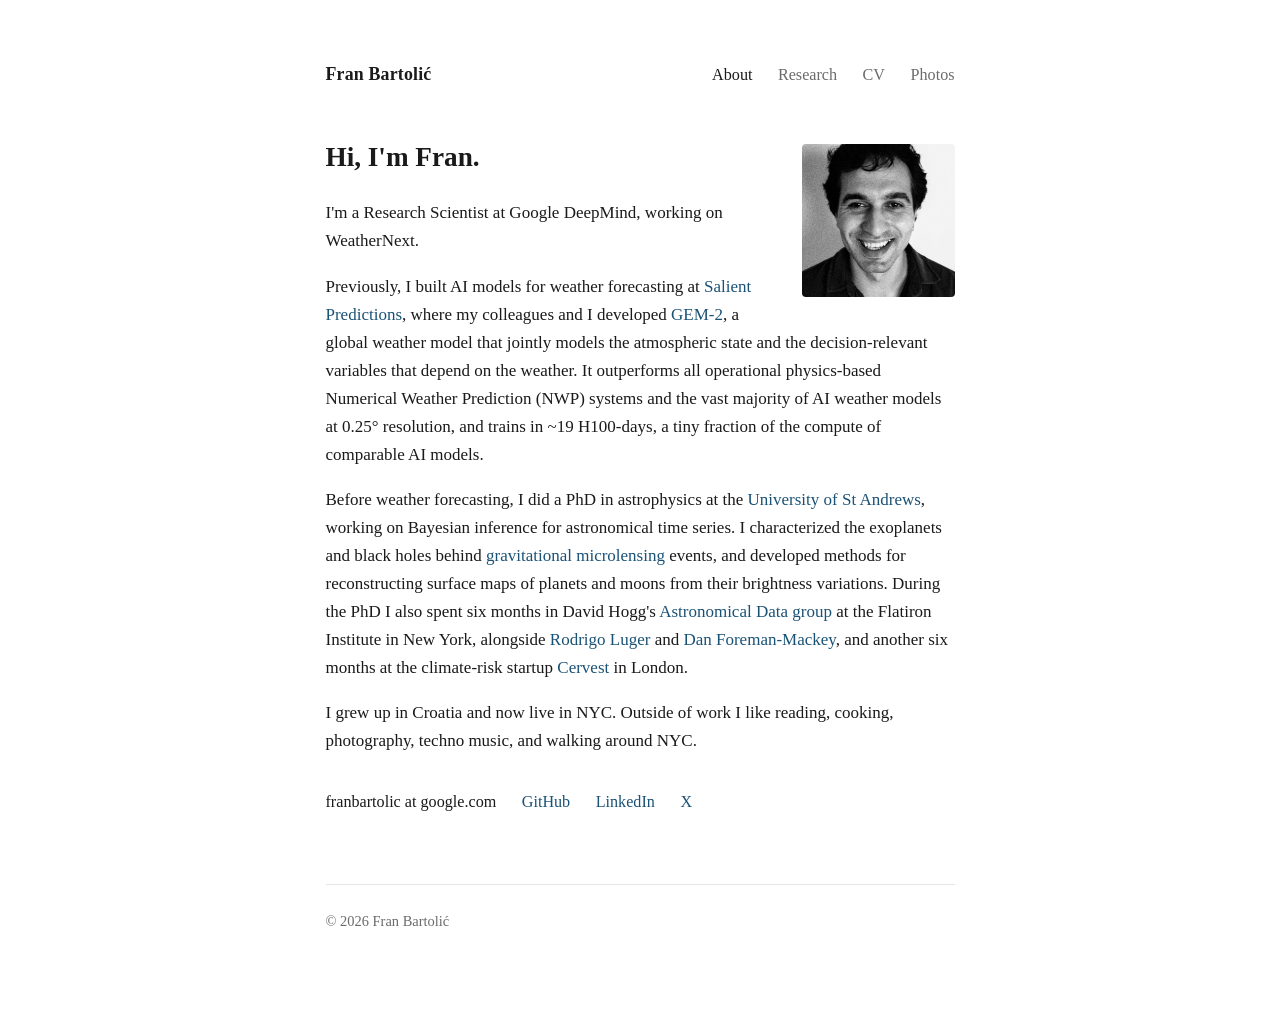
<file: index.html>
<!DOCTYPE html>
<html lang="en">
<head>
<meta charset="utf-8">
<meta name="viewport" content="width=device-width, initial-scale=1">
<title>Fran Bartolić</title>
<meta name="description" content="Fran Bartolić is a Research Scientist at Google DeepMind working on WeatherNext. Previously a PhD in astrophysics.">
<link rel="stylesheet" href="style.css">
</head>
<body>
<header class="site">
  <a class="name" href="./">Fran Bartolić</a>
  <nav>
    <a href="./" aria-current="page">About</a>
    <a href="research/">Research</a>
    <a href="cv/">CV</a>
    <a href="photos/">Photos</a>
  </nav>
</header>

<main>
  <img class="portrait" src="images/profile.jpg?v=20260927" alt="Portrait of Fran Bartolić">

  <h1>Hi, I'm Fran.</h1>

  <p>
    I'm a Research Scientist at Google DeepMind, working on WeatherNext.
  </p>

  <p>
    Previously, I built AI models for weather forecasting at
    <a href="https://www.salientpredictions.com/">Salient Predictions</a>, where my colleagues and I developed
    <a href="https://arxiv.org/abs/2601.03753">GEM-2</a>, a global weather model that jointly models
    the atmospheric state and the decision-relevant variables that depend on the weather.
    It outperforms all operational physics-based Numerical Weather Prediction (NWP) systems and
    the vast majority of AI weather models at 0.25&deg; resolution, and trains in ~19 H100-days,
    a tiny fraction of the compute of comparable AI models.
  </p>

  <p>
    Before weather forecasting, I did a PhD in astrophysics at the
    <a href="https://www.st-andrews.ac.uk/">University of St Andrews</a>, working on Bayesian
    inference for astronomical time series. I characterized the exoplanets and black holes
    behind
    <a href="https://en.wikipedia.org/wiki/Gravitational_microlensing">gravitational microlensing</a>
    events, and developed methods for reconstructing surface maps of planets and moons
    from their brightness variations.
    During the PhD I also spent six months in David Hogg's
    <a href="https://www.simonsfoundation.org/flatiron/center-for-computational-astrophysics/astronomical-data/">Astronomical
    Data group</a> at the Flatiron Institute in New York, alongside <a href="https://luger.dev/">Rodrigo Luger</a> and
    <a href="https://dfm.io/">Dan Foreman-Mackey</a>, and another six months at the
    climate-risk startup <a href="https://www.mitigasolutions.com/earthscan">Cervest</a> in London.
  </p>

  <p>
    I grew up in Croatia and now live in NYC. Outside of work I like reading, cooking, photography, techno music,
    and walking around NYC.
  </p>

  <ul class="links">
    <li>franbartolic at google.com</li>
    <li><a href="https://github.com/fbartolic">GitHub</a></li>
    <li><a href="https://www.linkedin.com/in/fbartolic/">LinkedIn</a></li>
    <li><a href="https://x.com/fbartolic">X</a></li>
  </ul>
</main>

<footer class="site">
  &copy; 2026 Fran Bartolić
</footer>
</body>
</html>
</file>
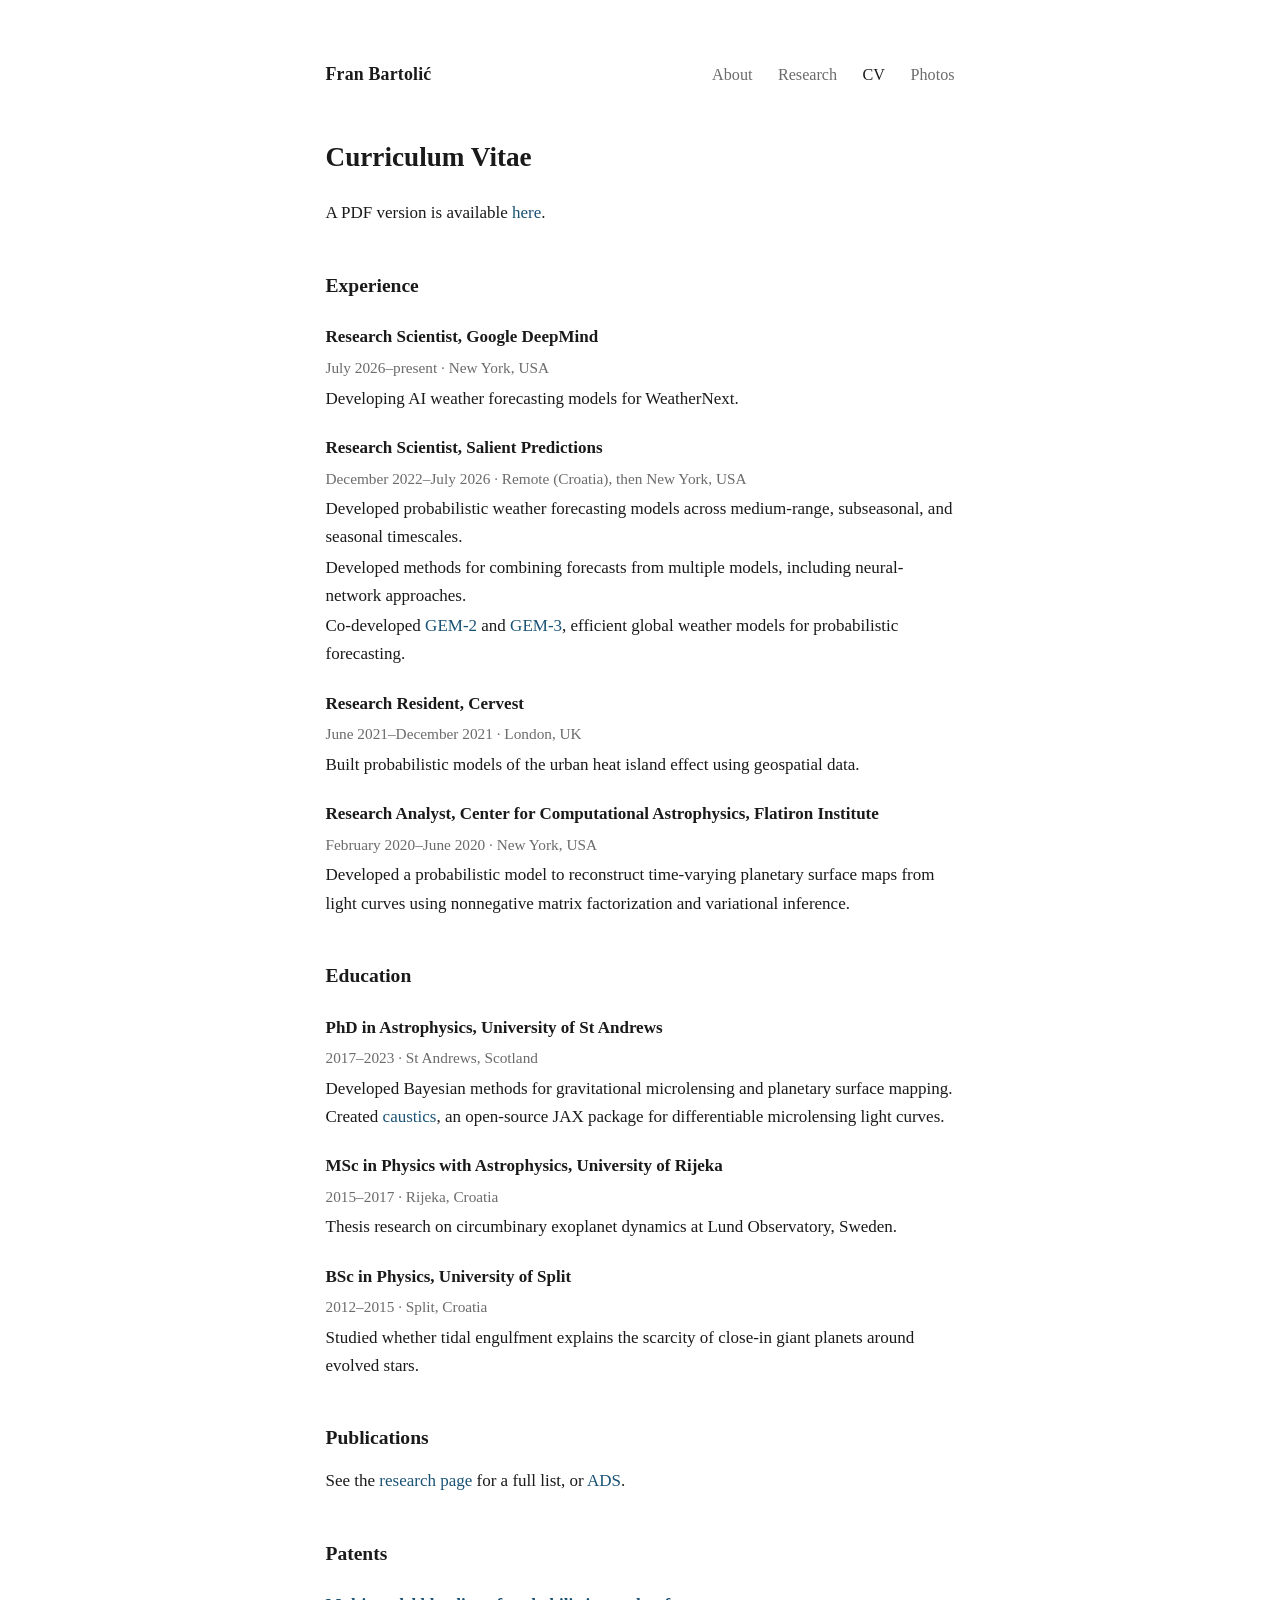
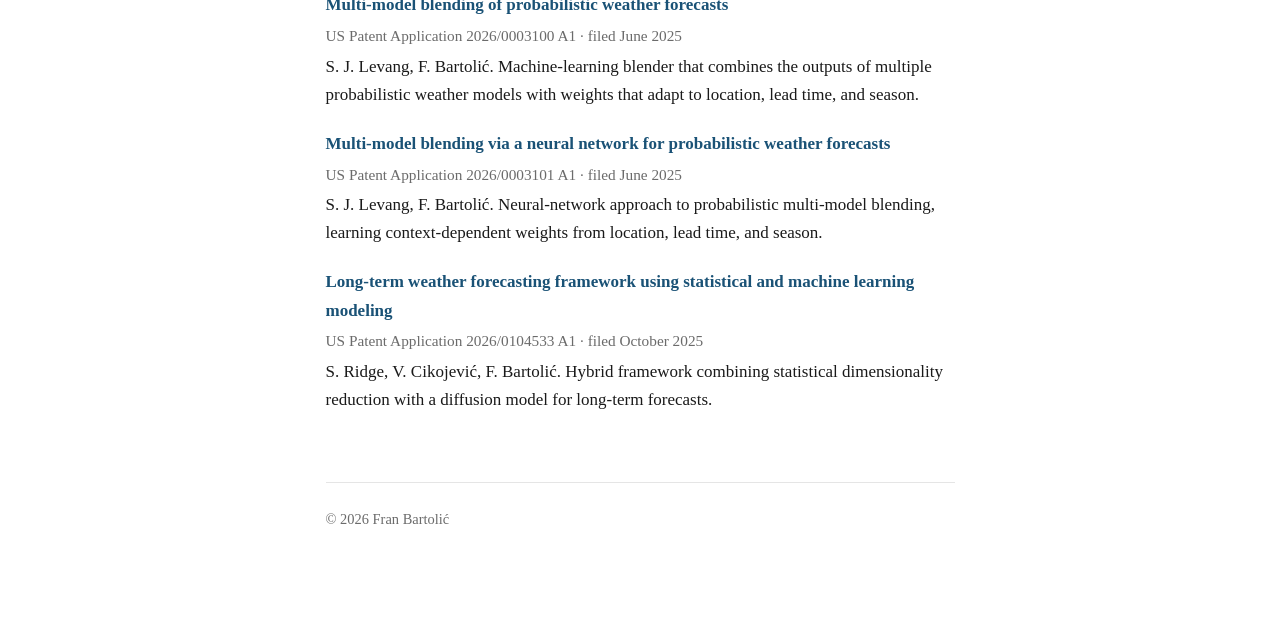
<file: cv/index.html>
<!DOCTYPE html>
<html lang="en">
<head>
<meta charset="utf-8">
<meta name="viewport" content="width=device-width, initial-scale=1">
<title>CV | Fran Bartolić</title>
<meta name="description" content="Curriculum vitae of Fran Bartolić.">
<link rel="stylesheet" href="../style.css">
</head>
<body>
<header class="site">
  <a class="name" href="../">Fran Bartolić</a>
  <nav>
    <a href="../">About</a>
    <a href="../research/">Research</a>
    <a href="./" aria-current="page">CV</a>
    <a href="../photos/">Photos</a>
  </nav>
</header>

<main>
<h1>Curriculum Vitae</h1>

<p>A PDF version is available <a href="cv.pdf">here</a>.</p>

<h2>Experience</h2>
<dl class="cv">
  <dt>Research Scientist, Google DeepMind</dt>
  <dd><span class="where">July 2026&ndash;present &middot; New York, USA</span></dd>
  <dd>Developing AI weather forecasting models for WeatherNext.</dd>

  <dt>Research Scientist, Salient Predictions</dt>
  <dd><span class="where">December 2022&ndash;July 2026 &middot; Remote (Croatia), then New York, USA</span></dd>
  <dd>Developed probabilistic weather forecasting models across medium-range,
  subseasonal, and seasonal timescales.</dd>
  <dd>Developed methods for combining forecasts from multiple models, including
  neural-network approaches.</dd>
  <dd>Co-developed <a href="https://arxiv.org/abs/2601.03753">GEM-2</a> and
  <a href="https://arxiv.org/abs/2608.06241">GEM-3</a>, efficient global weather models
  for probabilistic forecasting.</dd>

  <dt>Research Resident, Cervest</dt>
  <dd><span class="where">June 2021&ndash;December 2021 &middot; London, UK</span></dd>
  <dd>Built probabilistic models of the urban heat island effect using geospatial data.</dd>

  <dt>Research Analyst, Center for Computational Astrophysics, Flatiron Institute</dt>
  <dd><span class="where">February 2020&ndash;June 2020 &middot; New York, USA</span></dd>
  <dd>Developed a probabilistic model to reconstruct time-varying planetary surface maps
  from light curves using nonnegative matrix factorization and variational inference.</dd>
</dl>

<h2>Education</h2>
<dl class="cv">
  <dt>PhD in Astrophysics, University of St Andrews</dt>
  <dd><span class="where">2017&ndash;2023 &middot; St Andrews, Scotland</span></dd>
  <dd>Developed Bayesian methods for gravitational microlensing and planetary surface mapping.
  Created <a href="https://github.com/fbartolic/caustics">caustics</a>, an open-source JAX
  package for differentiable microlensing light curves.</dd>

  <dt>MSc in Physics with Astrophysics, University of Rijeka</dt>
  <dd><span class="where">2015&ndash;2017 &middot; Rijeka, Croatia</span></dd>
  <dd>Thesis research on circumbinary exoplanet dynamics at Lund Observatory, Sweden.</dd>

  <dt>BSc in Physics, University of Split</dt>
  <dd><span class="where">2012&ndash;2015 &middot; Split, Croatia</span></dd>
  <dd>Studied whether tidal engulfment explains the scarcity of close-in giant planets
  around evolved stars.</dd>
</dl>

<h2>Publications</h2>
<p>See the <a href="../research/#publications">research page</a> for a full list, or
<a href="https://ui.adsabs.harvard.edu/search/q=author%3A%22Bartoli%C4%87%2C%20F%22">ADS</a>.</p>

<h2>Patents</h2>
<dl class="cv">
  <dt><a href="https://patents.justia.com/patent/20260003100">Multi-model blending of probabilistic weather forecasts</a></dt>
  <dd><span class="where">US Patent Application 2026/0003100 A1 &middot; filed June 2025</span></dd>
  <dd>S. J. Levang, F. Bartolić. Machine-learning blender that combines the outputs of
  multiple probabilistic weather models with weights that adapt to location, lead time,
  and season.</dd>

  <dt><a href="https://patents.justia.com/patent/20260003101">Multi-model blending via a neural network for probabilistic weather forecasts</a></dt>
  <dd><span class="where">US Patent Application 2026/0003101 A1 &middot; filed June 2025</span></dd>
  <dd>S. J. Levang, F. Bartolić. Neural-network approach to probabilistic multi-model
  blending, learning context-dependent weights from location, lead time, and season.</dd>

  <dt><a href="https://patents.justia.com/patent/20260104533">Long-term weather forecasting framework using statistical and machine learning modeling</a></dt>
  <dd><span class="where">US Patent Application 2026/0104533 A1 &middot; filed October 2025</span></dd>
  <dd>S. Ridge, V. Cikojević, F. Bartolić. Hybrid framework combining statistical
  dimensionality reduction with a diffusion model for long-term forecasts.</dd>
</dl>
</main>

<footer class="site">
  &copy; 2026 Fran Bartolić
</footer>
</body>
</html>
</file>
<file: style.css>
:root {
  --bg: #ffffff;
  --text: #1a1a1a;
  --muted: #6b6b6b;
  --link: #1a5276;
  --rule: #e5e5e5;
}

@media (prefers-color-scheme: dark) {
  :root {
    --bg: #16181c;
    --text: #e8e6e3;
    --muted: #9a9a9a;
    --link: #7fb3d5;
    --rule: #2e3238;
  }
}

* {
  box-sizing: border-box;
}

html {
  font-size: 17px;
}

body {
  margin: 0 auto;
  padding: 3.5rem 1.5rem 5rem;
  max-width: 40rem;
  background: var(--bg);
  color: var(--text);
  font-family: Charter, "Bitstream Charter", "Sitka Text", Cambria, Georgia, serif;
  line-height: 1.65;
  -webkit-font-smoothing: antialiased;
}

header.site {
  display: flex;
  align-items: baseline;
  justify-content: space-between;
  flex-wrap: wrap;
  gap: 0.5rem 1.5rem;
  margin-bottom: 3rem;
}

header.site .name {
  font-size: 1.05rem;
  font-weight: 700;
  letter-spacing: 0.01em;
  color: var(--text);
  text-decoration: none;
}

nav a {
  margin-left: 1.25rem;
  color: var(--muted);
  text-decoration: none;
  font-size: 0.95rem;
}

nav a:first-child {
  margin-left: 0;
}

nav a:hover,
nav a[aria-current="page"] {
  color: var(--text);
}

h1 {
  font-size: 1.6rem;
  line-height: 1.25;
  margin: 0 0 1.5rem;
  font-weight: 700;
}

h2 {
  font-size: 1.15rem;
  margin: 2.5rem 0 0.75rem;
  font-weight: 700;
}

p {
  margin: 0 0 1rem;
}

a {
  color: var(--link);
  text-decoration: none;
}

a:hover {
  text-decoration: underline;
}

img.portrait {
  width: 9rem;
  height: 9rem;
  object-fit: cover;
  border-radius: 4px;
  float: right;
  margin: 0.25rem 0 1rem 1.5rem;
}

figure {
  margin: 1.5rem 0;
}

figure img {
  max-width: 100%;
  border-radius: 4px;
}

figcaption {
  font-size: 0.85rem;
  color: var(--muted);
  margin-top: 0.5rem;
}

ul.links {
  list-style: none;
  padding: 0;
  margin: 2rem 0 0;
  display: flex;
  flex-wrap: wrap;
  gap: 0.25rem 1.5rem;
  font-size: 0.95rem;
}

ul.pubs {
  list-style: none;
  padding: 0;
  margin: 0;
}

ul.pubs li {
  margin-bottom: 1.1rem;
  padding-left: 0;
}

ul.pubs .venue {
  color: var(--muted);
  font-size: 0.9rem;
}

dl.cv {
  margin: 0;
}

dl.cv dt {
  font-weight: 700;
  margin-top: 1.25rem;
}

dl.cv dd {
  margin: 0.15rem 0 0;
  color: var(--text);
}

dl.cv dd .where {
  color: var(--muted);
  font-size: 0.9rem;
}

hr {
  border: none;
  border-top: 1px solid var(--rule);
  margin: 2.5rem 0;
}

footer.site {
  margin-top: 4rem;
  padding-top: 1.5rem;
  border-top: 1px solid var(--rule);
  font-size: 0.85rem;
  color: var(--muted);
}

@media (max-width: 480px) {
  img.portrait {
    width: 6.5rem;
    height: 6.5rem;
    margin: 0.25rem 0 0.75rem 1rem;
  }
}

/* Photo gallery */
.grid {
  width: min(78rem, calc(100vw - 3rem));
  position: relative;
  left: 50%;
  transform: translateX(-50%);
  columns: 4 220px;
  column-gap: 14px;
}

.grid .shot {
  display: block;
  margin: 0 0 14px;
  break-inside: avoid;
  line-height: 0;
}

.grid .shot img {
  width: 100%;
  height: auto;
  display: block;
  border-radius: 1px;
  transition: transform 0.2s ease;
}

.grid .shot:hover img {
  transform: scale(1.02);
}

.lightbox {
  display: none;
  position: fixed;
  inset: 0;
  z-index: 100;
  background: rgba(0, 0, 0, 0.97);
  cursor: zoom-out;
}

.lightbox.on {
  display: flex;
  align-items: center;
  justify-content: center;
}

.lb-stage {
  margin: 0;
  max-width: 92vw;
  max-height: 92vh;
  display: flex;
  flex-direction: column;
  align-items: center;
}

.lb-stage img {
  max-width: 92vw;
  max-height: 86vh;
  object-fit: contain;
  border-radius: 1px;
  cursor: default;
}

.lb-stage figcaption {
  color: #cfcfcf;
  font-size: 0.85rem;
  margin-top: 0.75rem;
  letter-spacing: 0.02em;
}

.lightbox button {
  position: absolute;
  background: none;
  border: none;
  color: #fff;
  opacity: 0.7;
  cursor: pointer;
  font-family: inherit;
  line-height: 1;
  padding: 0.5rem;
}

.lightbox button:hover {
  opacity: 1;
}

.lb-close {
  top: 0.5rem;
  right: 1rem;
  font-size: 2.5rem;
}

.lb-prev,
.lb-next {
  top: 50%;
  transform: translateY(-50%);
  font-size: 3.5rem;
}

.lb-prev {
  left: 0.5rem;
}

.lb-next {
  right: 0.5rem;
}

@media (max-width: 600px) {
  .grid {
    columns: 2 140px;
    column-gap: 8px;
  }
  .grid .shot {
    margin-bottom: 8px;
  }
  .lb-prev,
  .lb-next {
    font-size: 2.5rem;
  }
}
</file>
